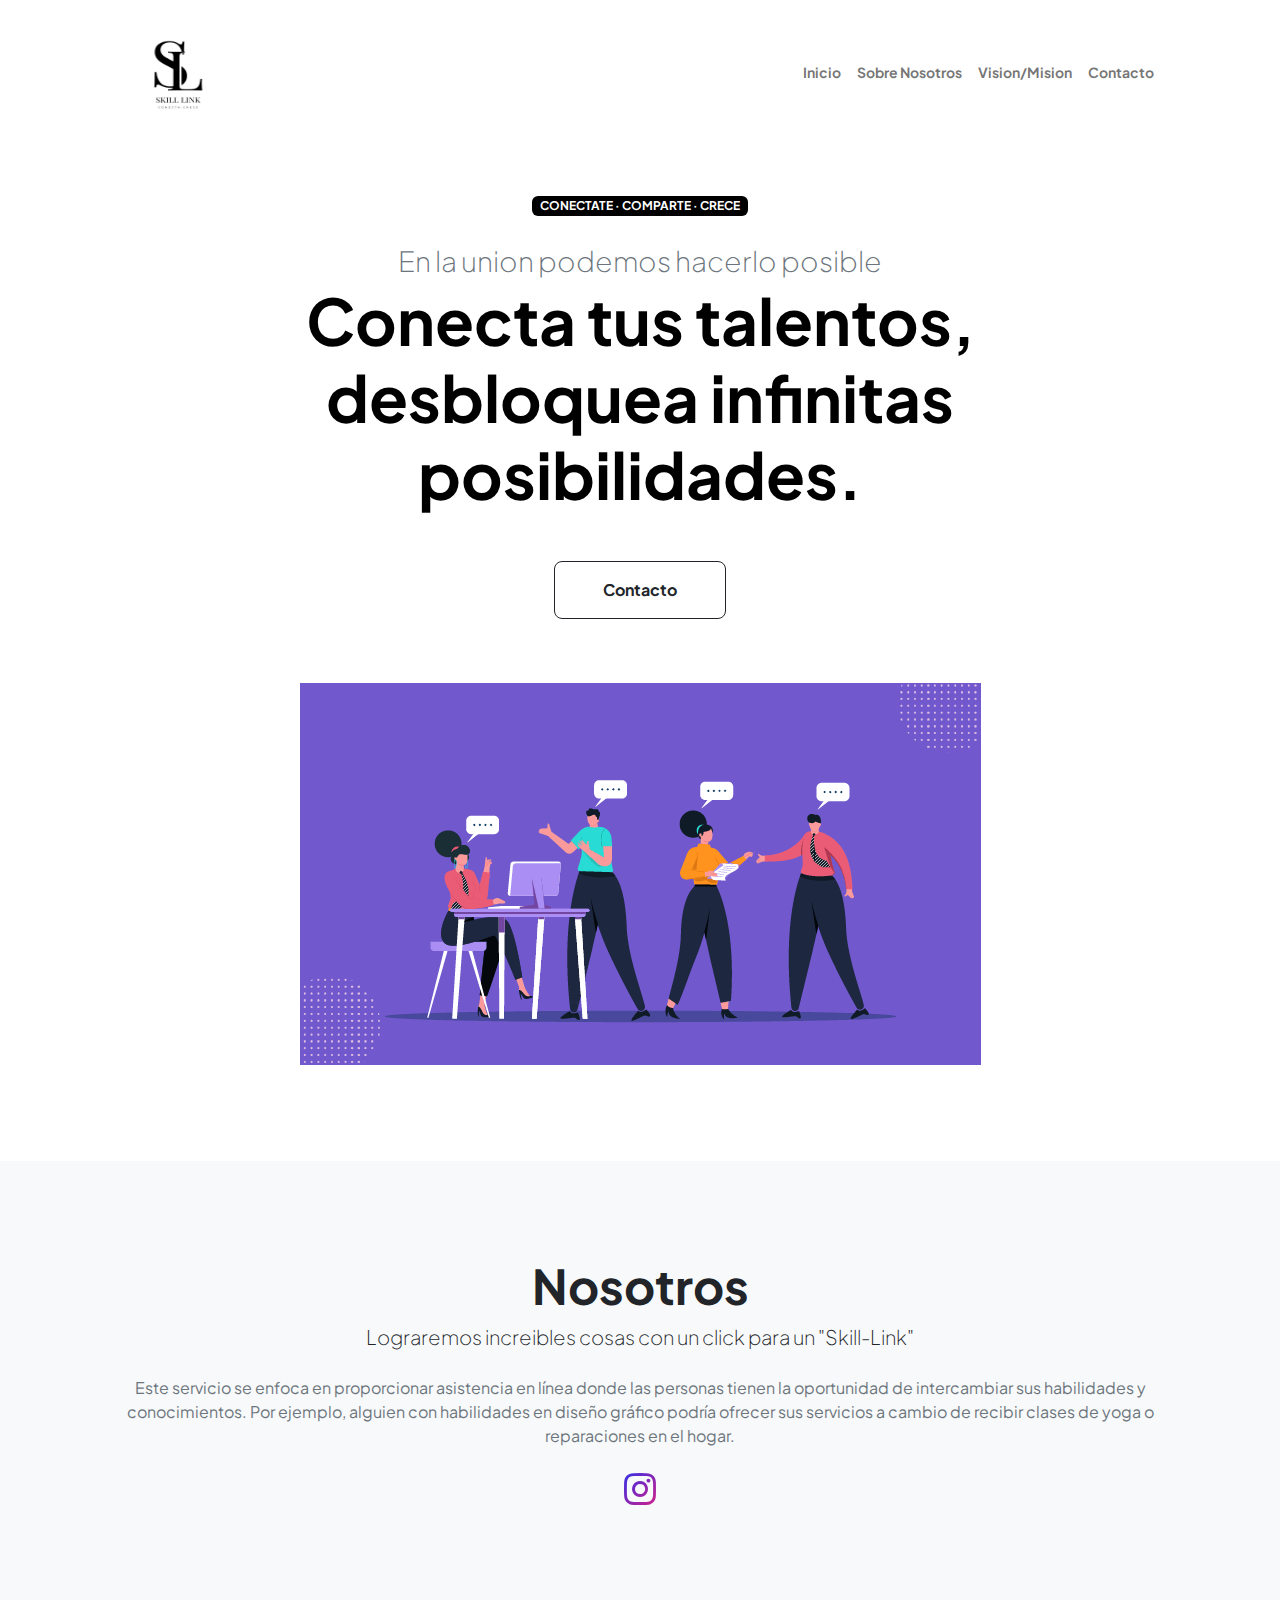
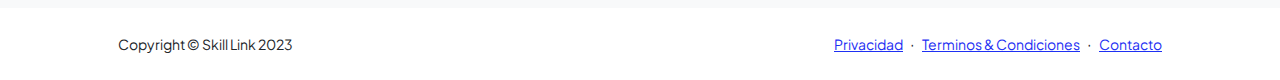
<file: index.html>
<!DOCTYPE html>
<html lang="en">
    <head>
        <meta charset="utf-8" />
        <meta name="viewport" content="width=device-width, initial-scale=1, shrink-to-fit=no" />
        <meta name="description" content="" />
        <meta name="author" content="" />
        <title>Skill Link</title>
        <!-- Favicon-->
        <link rel="icon" type="image/x-icon" href="assets/favicon.ico" />
        <!-- Custom Google font-->
        <link rel="preconnect" href="https://fonts.googleapis.com" />
        <link rel="preconnect" href="https://fonts.gstatic.com" crossorigin />
        <link href="https://fonts.googleapis.com/css2?family=Plus+Jakarta+Sans:wght@100;200;300;400;500;600;700;800;900&amp;display=swap" rel="stylesheet" />
        <!-- Bootstrap icons-->
        <link href="https://cdn.jsdelivr.net/npm/bootstrap-icons@1.8.1/font/bootstrap-icons.css" rel="stylesheet" />
        <!-- Core theme CSS (includes Bootstrap)-->
        <link href="css/styles.css" rel="stylesheet" />
    </head>
    <body class="d-flex flex-column h-100">
        <main class="flex-shrink-0">
            <!-- Navigation-->
            <nav class="navbar navbar-expand-lg navbar-light bg-white py-3">
                <div class="container px-5">
                    <a class="navbar-brand" href="index.html"><span class="fw-bolder text-primary">
                        <img src="./assets/logo.jpg" alt="skill-Logo" width="120" height="100" class="d-inline-block align-text-top">
                        </span><span class="text-primary">
                    </span></a>
                    <button class="navbar-toggler" type="button" data-bs-toggle="collapse" data-bs-target="#navbarSupportedContent" aria-controls="navbarSupportedContent" aria-expanded="false" aria-label="Toggle navigation"><span class="navbar-toggler-icon"></span></button>
                    <div class="collapse navbar-collapse" id="navbarSupportedContent">
                        <ul class="navbar-nav ms-auto mb-2 mb-lg-0 small fw-bolder">
                            <li class="nav-item"><a class="nav-link" href="index.html">Inicio</a></li>
                            <li class="nav-item"><a class="nav-link" href="resume.html">Sobre Nosotros</a></li>
                            <li class="nav-item"><a class="nav-link" href="vision-mision.html">Vision/Mision</a></li>
                            <li class="nav-item"><a class="nav-link" href="contact.html">Contacto</a></li>
                        </ul>
                    </div>
                </div>
            </nav>
            <!-- Header-->
            <header class="py-5">
                <div class="container px-5 pb-5">
                    <div class="row gx-5 align-items-center">
                        <div class="col-xxl-5">
                            <!-- Header text content-->
                            <div class="text-center text-xxl-start">
                                <div class="badge bg-gradient-primary-to-secondary text-white mb-4"><div class="text-uppercase">Conectate &middot; Comparte &middot; Crece</div></div>
                                <div class="fs-3 fw-light text-muted">En la union podemos hacerlo posible</div>
                                <h1 class="display-3 fw-bolder mb-5"><span class="text-black d-inline">Conecta tus talentos, desbloquea infinitas posibilidades.</span></h1>
                                <div class="d-grid gap-3 d-sm-flex justify-content-sm-center justify-content-xxl-start mb-3">
                                    <a class="btn btn-outline-dark btn-lg px-5 py-3 fs-6 fw-bolder" href="contact.html">Contacto</a>
                                </div>
                            </div>
                        </div>
                        <div class="col-xxl-7">
                            <!-- Header profile picture-->
                            <div class="d-flex justify-content-center mt-5 mt-xxl-0">
                                <div class="">
                                    <!-- TIP: For best results, use a photo with a transparent background like the demo example below-->
                                    <!-- Watch a tutorial on how to do this on YouTube (link)-->
                                    <img class="people" src="assets/Interpersonal_Skills-01-01-min.png" alt="..." />
                                    <div class="dots-1">
                                    </div>
                                </div>
                            </div>
                        </div>
                    </div>
                </div>
            </header>
            <!-- About Section-->
            <section class="bg-light py-5">
                <div class="container px-5">
                    <div class="row gx-5 justify-content-center">
                        <div class="col-xxl-8">
                            <div class="text-center my-5">
                                <h2 class="display-5 fw-bolder"><span class="d-inline">Nosotros</span></h2>
                                <p class="lead fw-light mb-4">Lograremos increibles cosas con un click para un "Skill-Link"</p>
                                <p class="text-muted">
                                    Este servicio se enfoca en proporcionar asistencia en línea donde las personas tienen la oportunidad de intercambiar sus habilidades y conocimientos. Por ejemplo, alguien con habilidades en diseño gráfico podría ofrecer sus servicios a cambio de recibir clases de yoga o reparaciones en el hogar.
                                </p>
                                <div class="d-flex justify-content-center fs-2 gap-4">
                                    <a class="text-gradient" href="https://www.instagram.com/skil.llink/" target="_blank"><i class="bi bi-instagram"></i></a>
                                </div>
                            </div>
                        </div>
                    </div>
                </div>
            </section>
        </main>
        <!-- Footer-->
        <footer class="bg-white py-4 mt-auto">
            <div class="container px-5">
                <div class="row align-items-center justify-content-between flex-column flex-sm-row">
                    <div class="col-auto"><div class="small m-0">Copyright &copy; Skill Link 2023</div></div>
                    <div class="col-auto">
                        <a class="small" href="#!">Privacidad</a>
                        <span class="mx-1">&middot;</span>
                        <a class="small" href="#!">Terminos &amp; Condiciones</a>
                        <span class="mx-1">&middot;</span>
                        <a class="small" href="contact.html">Contacto</a>
                    </div>
                </div>
            </div>
        </footer>
        <!-- Bootstrap core JS-->
        <script src="https://cdn.jsdelivr.net/npm/bootstrap@5.2.3/dist/js/bootstrap.bundle.min.js"></script>
        <!-- Core theme JS-->
        <script src="js/scripts.js"></script>
    </body>
</html>
</file>
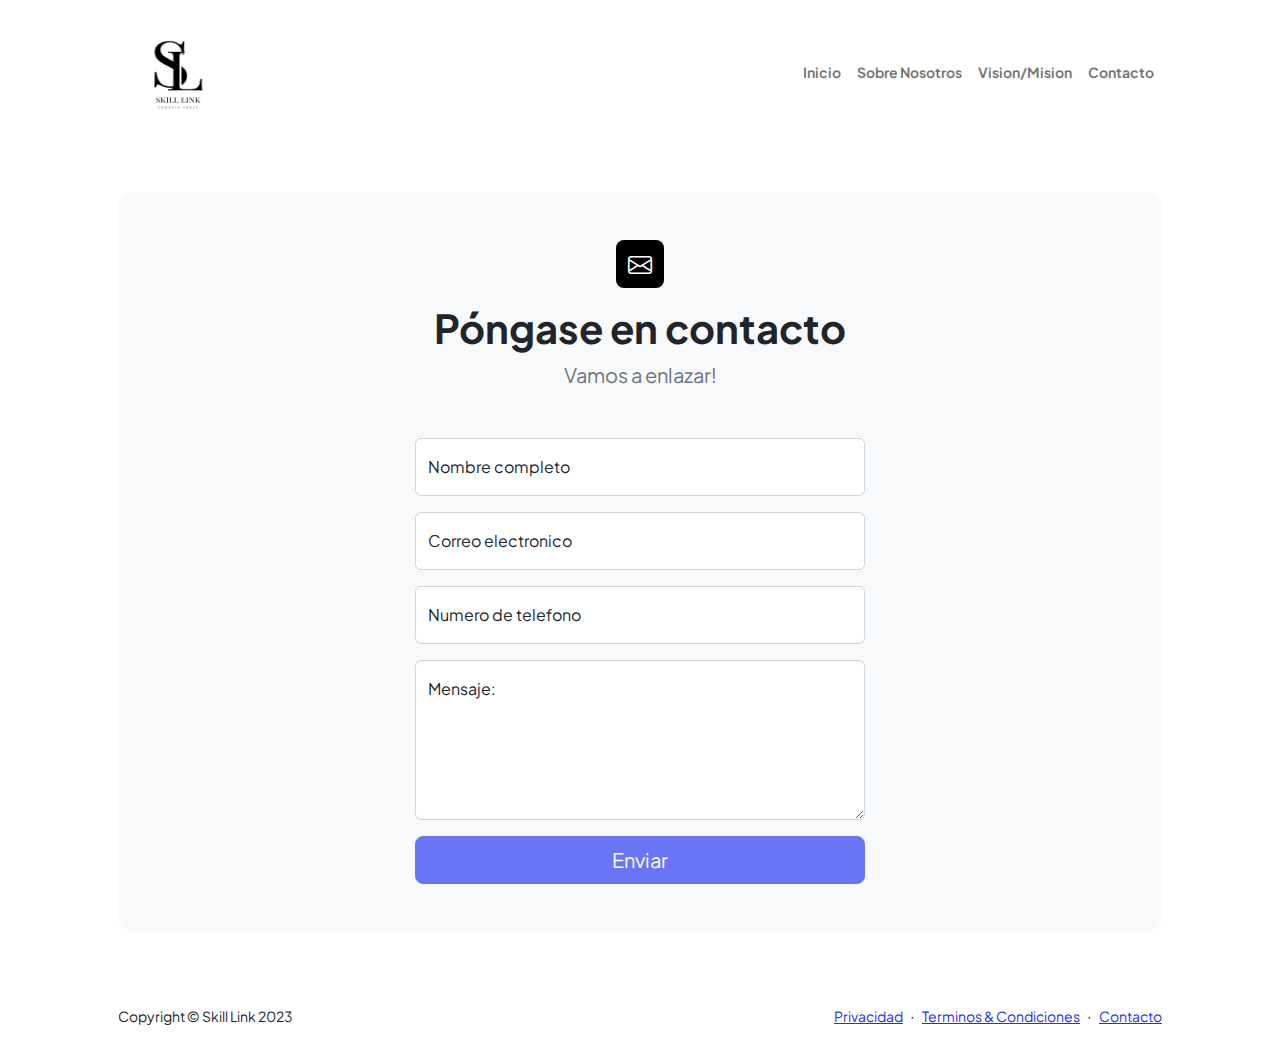
<file: contact.html>
<!DOCTYPE html>
<html lang="en">
    <head>
        <meta charset="utf-8" />
        <meta name="viewport" content="width=device-width, initial-scale=1, shrink-to-fit=no" />
        <meta name="description" content />
        <meta name="author" content />
        <title>Skill Link</title>
        <!-- Favicon-->
        <link rel="icon" type="image/x-icon" href="assets/favicon.ico" />
        <!-- Custom Google font-->
        <link rel="preconnect" href="https://fonts.googleapis.com" />
        <link rel="preconnect" href="https://fonts.gstatic.com" crossorigin />
        <link href="https://fonts.googleapis.com/css2?family=Plus+Jakarta+Sans:wght@100;200;300;400;500;600;700;800;900&amp;display=swap" rel="stylesheet" />
        <!-- Bootstrap icons-->
        <link href="https://cdn.jsdelivr.net/npm/bootstrap-icons@1.8.1/font/bootstrap-icons.css" rel="stylesheet" />
        <!-- Core theme CSS (includes Bootstrap)-->
        <link href="css/styles.css" rel="stylesheet" />
    </head>
    <body class="d-flex flex-column">
        <main class="flex-shrink-0">
            <!-- Navigation-->
            <nav class="navbar navbar-expand-lg navbar-light bg-white py-3">
                <div class="container px-5">
                    <a class="navbar-brand" href="index.html"><span class="fw-bolder text-primary">
                        <img src="./assets/logo.jpg" alt="skill-Logo" width="120" height="100" class="d-inline-block align-text-top">
                        </span><span class="text-primary">
                    </span></a>
                    <button class="navbar-toggler" type="button" data-bs-toggle="collapse" data-bs-target="#navbarSupportedContent" aria-controls="navbarSupportedContent" aria-expanded="false" aria-label="Toggle navigation"><span class="navbar-toggler-icon"></span></button>
                    <div class="collapse navbar-collapse" id="navbarSupportedContent">
                        <ul class="navbar-nav ms-auto mb-2 mb-lg-0 small fw-bolder">
                            <li class="nav-item"><a class="nav-link" href="index.html">Inicio</a></li>
                            <li class="nav-item"><a class="nav-link" href="resume.html">Sobre Nosotros</a></li>
                            <li class="nav-item"><a class="nav-link" href="vision-mision.html">Vision/Mision</a></li>
                            <li class="nav-item"><a class="nav-link" href="contact.html">Contacto</a></li>
                        </ul>
                    </div>
                </div>
            </nav>
            <!-- Page content-->
            <section class="py-5">
                <div class="container px-5">
                    <!-- Contact form-->
                    <div class="bg-light rounded-4 py-5 px-4 px-md-5">
                        <div class="text-center mb-5">
                            <div class="feature bg-primary bg-gradient-primary-to-secondary text-white rounded-3 mb-3"><i class="bi bi-envelope"></i></div>
                            <h1 class="fw-bolder">Póngase en contacto</h1>
                            <p class="lead fw-normal text-muted mb-0">Vamos a enlazar!</p>
                        </div>
                        <div class="row gx-5 justify-content-center">
                            <div class="col-lg-8 col-xl-6">
                                <form id="contactForm" data-sb-form-api-token="API_TOKEN">
                                    <!-- Name input-->
                                    <div class="form-floating mb-3">
                                        <input class="form-control" id="name" type="text" placeholder="Ingrese su nombre..." data-sb-validations="required" />
                                        <label for="name">Nombre completo</label>
                                        <div class="invalid-feedback" data-sb-feedback="name:required">El nombre es obligatorio.</div>
                                    </div>
                                    <!-- Email address input-->
                                    <div class="form-floating mb-3">
                                        <input class="form-control" id="email" type="email" placeholder="name@example.com" data-sb-validations="required,email" />
                                        <label for="email">Correo electronico</label>
                                        <div class="invalid-feedback" data-sb-feedback="email:required">Un Email es requerido.</div>
                                        <div class="invalid-feedback" data-sb-feedback="email:email">El Email no es valido.</div>
                                    </div>
                                    <!-- Phone number input-->
                                    <div class="form-floating mb-3">
                                        <input class="form-control" id="phone" type="tel" placeholder="(123) 456-7890" data-sb-validations="required" />
                                        <label for="phone">Numero de telefono</label>
                                        <div class="invalid-feedback" data-sb-feedback="phone:required">Un telefono es requerido.</div>
                                    </div>
                                    <!-- Message input-->
                                    <div class="form-floating mb-3">
                                        <textarea class="form-control" id="message" type="text" placeholder="Dejanos un mensaje..." style="height: 10rem" data-sb-validations="required"></textarea>
                                        <label for="message">Mensaje:</label>
                                        <div class="invalid-feedback" data-sb-feedback="message:required">El contenido del mensaje no puede ser vacio.</div>
                                    </div>
                        
                                    <div class="d-none" id="submitSuccessMessage">
                                        <div class="text-center mb-3">
                                            <div class="fw-bolder">Formulario enviado correctamente!</div>
                                            <br />
                                        </div>
                                    </div>
                                    <!-- Submit error message-->
                                    <!---->
                                    <!-- This is what your users will see when there is-->
                                    <!-- an error submitting the form-->
                                    <div class="d-none" id="submitErrorMessage"><div class="text-center text-danger mb-3">Error al enviar el mensaje!</div></div>
                                    <!-- Submit Button-->
                                    <div class="d-grid"><button class="btn btn-primary btn-lg disabled" id="submitButton" type="submit">Enviar</button></div>
                                </form>
                            </div>
                        </div>
                    </div>
                </div>
            </section>
        </main>
        <!-- Footer-->
        <footer class="bg-white py-4 mt-auto">
            <div class="container px-5">
                <div class="row align-items-center justify-content-between flex-column flex-sm-row">
                    <div class="col-auto"><div class="small m-0">Copyright &copy; Skill Link 2023</div></div>
                    <div class="col-auto">
                        <a class="small" href="#!">Privacidad</a>
                        <span class="mx-1">&middot;</span>
                        <a class="small" href="#!">Terminos &amp; Condiciones</a>
                        <span class="mx-1">&middot;</span>
                        <a class="small" href="contact.html">Contacto</a>
                    </div>
                </div>
            </div>
        </footer>
        <!-- Bootstrap core JS-->
        <script src="https://cdn.jsdelivr.net/npm/bootstrap@5.2.3/dist/js/bootstrap.bundle.min.js"></script>
        <!-- Core theme JS-->
        <script src="js/scripts.js"></script>
        <!-- * * * * * * * * * * * * * * * * * * * * * * * * * * * * * * * * * * * * * * * *-->
        <!-- * *                               SB Forms JS                               * *-->
        <!-- * * Activate your form at https://startbootstrap.com/solution/contact-forms * *-->
        <!-- * * * * * * * * * * * * * * * * * * * * * * * * * * * * * * * * * * * * * * * *-->
        <script src="https://cdn.startbootstrap.com/sb-forms-latest.js"></script>
    </body>
</html>
</file>
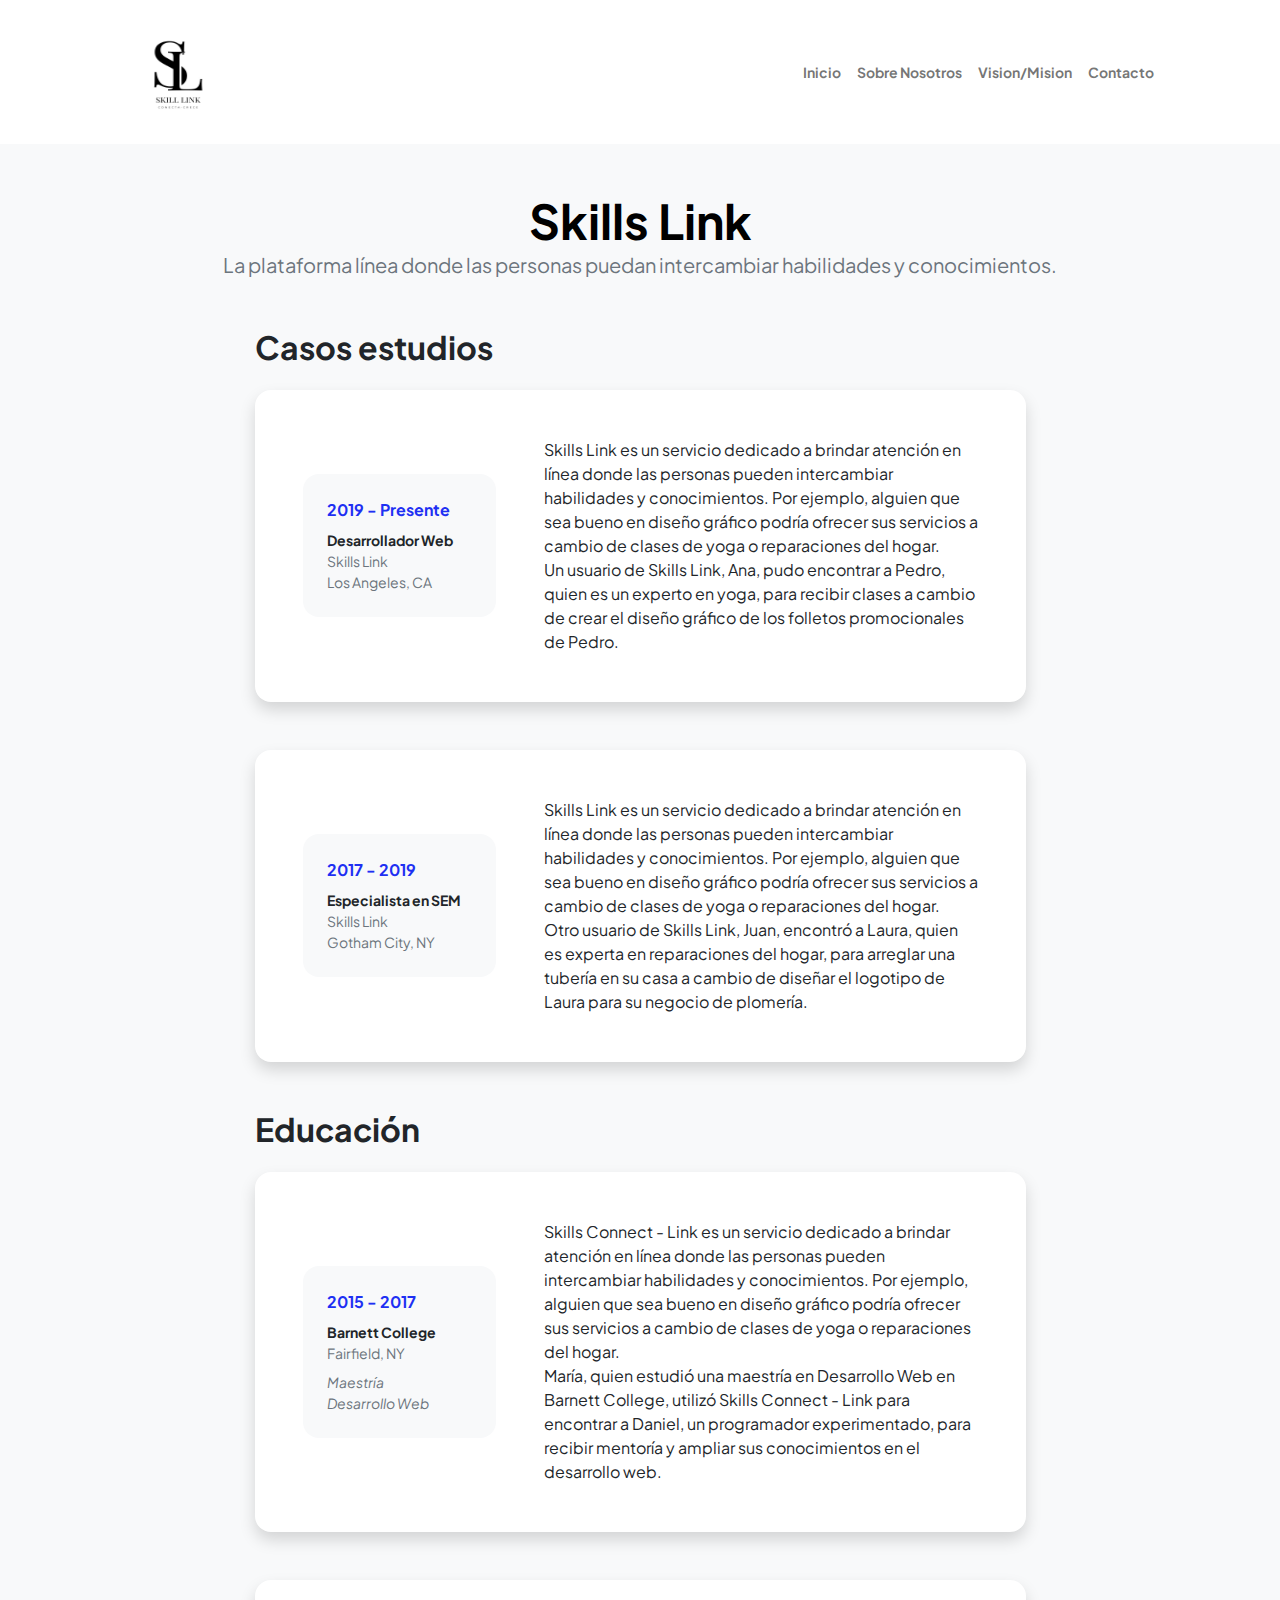
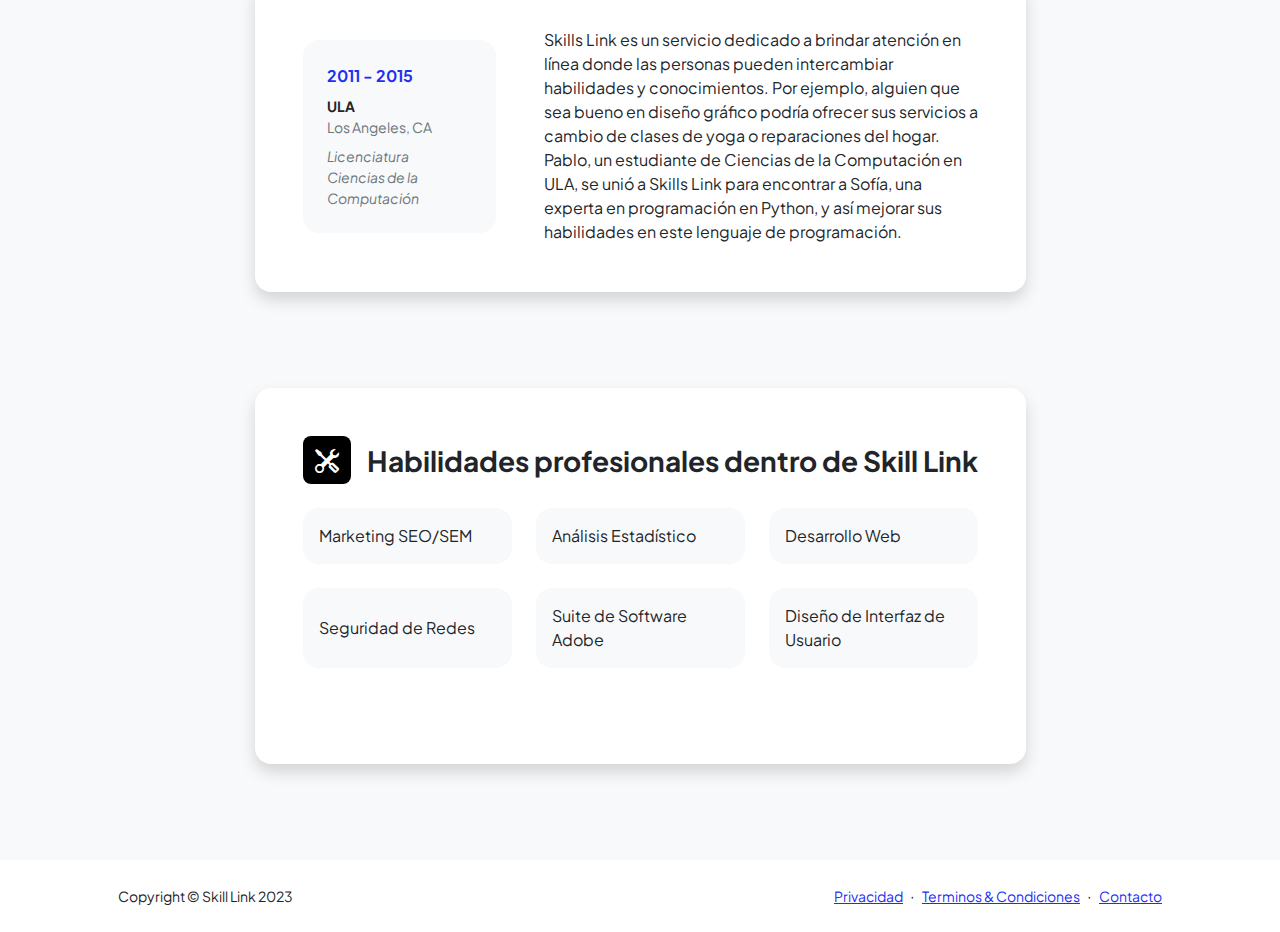
<file: resume.html>
<!DOCTYPE html>
<html lang="en">
    <head>
        <meta charset="utf-8" />
        <meta name="viewport" content="width=device-width, initial-scale=1, shrink-to-fit=no" />
        <meta name="description" content="" />
        <meta name="author" content="" />
        <title>Skill Link</title>
        <!-- Favicon-->
        <link rel="icon" type="image/x-icon" href="assets/favicon.ico" />
        <!-- Custom Google font-->
        <link rel="preconnect" href="https://fonts.googleapis.com" />
        <link rel="preconnect" href="https://fonts.gstatic.com" crossorigin />
        <link href="https://fonts.googleapis.com/css2?family=Plus+Jakarta+Sans:wght@100;200;300;400;500;600;700;800;900&amp;display=swap" rel="stylesheet" />
        <!-- Bootstrap icons-->
        <link href="https://cdn.jsdelivr.net/npm/bootstrap-icons@1.8.1/font/bootstrap-icons.css" rel="stylesheet" />
        <!-- Core theme CSS (includes Bootstrap)-->
        <link href="css/styles.css" rel="stylesheet" />
    </head>
    <body class="d-flex flex-column h-100 bg-light">
        <main class="flex-shrink-0">
            <!-- Navigation-->
            <nav class="navbar navbar-expand-lg navbar-light bg-white py-3">
                <div class="container px-5">
                    <a class="navbar-brand" href="index.html"><span class="fw-bolder text-primary">
                        <img src="./assets/logo.jpg" alt="skill-Logo" width="120" height="100" class="d-inline-block align-text-top">
                        </span><span class="text-primary">
                    </span></a>
                    <button class="navbar-toggler" type="button" data-bs-toggle="collapse" data-bs-target="#navbarSupportedContent" aria-controls="navbarSupportedContent" aria-expanded="false" aria-label="Toggle navigation"><span class="navbar-toggler-icon"></span></button>
                    <div class="collapse navbar-collapse" id="navbarSupportedContent">
                        <ul class="navbar-nav ms-auto mb-2 mb-lg-0 small fw-bolder">
                            <li class="nav-item"><a class="nav-link" href="index.html">Inicio</a></li>
                            <li class="nav-item"><a class="nav-link" href="resume.html">Sobre Nosotros</a></li>
                            <li class="nav-item"><a class="nav-link" href="vision-mision.html">Vision/Mision</a></li>
                            <li class="nav-item"><a class="nav-link" href="contact.html">Contacto</a></li>
                        </ul>
                    </div>
                </div>
            </nav>
            <!-- Page Content-->
            <div class="container px-5 my-5">
                <div class="text-center mb-5">
                    <h1 class="display-5 fw-bolder mb-0"><span class="text-black d-inline">Skills Link</span></h1>
                    <p class="lead fw-normal text-muted mb-0">La plataforma línea donde las personas puedan intercambiar habilidades y conocimientos.</p>
                </div>
                <div class="row gx-5 justify-content-center">
                    <div class="col-lg-11 col-xl-9 col-xxl-8">
                        <!-- Experience Section-->
                        <section>
                            <div class="d-flex align-items-center justify-content-between mb-4">
                                <h2 class="fw-bolder mb-0">Casos estudios</h2>
                                <!-- Botón de descarga de currículum-->
                                <!-- Nota: Establece el enlace href a un archivo PDF dentro de tu proyecto-->
                            </div>
                            <!-- Experiencia - Tarjeta 1-->
                            <div class="card shadow border-0 rounded-4 mb-5">
                                <div class="card-body p-5">
                                    <div class="row align-items-center gx-5">
                                        <div class="col text-center text-lg-start mb-4 mb-lg-0">
                                            <div class="bg-light p-4 rounded-4">
                                                <div class="text-primary fw-bolder mb-2">2019 - Presente</div>
                                                <div class="small fw-bolder">Desarrollador Web</div>
                                                <div class="small text-muted">Skills Link</div>
                                                <div class="small text-muted">Los Angeles, CA</div>
                                            </div>
                                        </div>
                                        <div class="col-lg-8">
                                            <div>Skills Link es un servicio dedicado a brindar atención en línea donde las personas pueden intercambiar habilidades y conocimientos. Por ejemplo, alguien que sea bueno en diseño gráfico podría ofrecer sus servicios a cambio de clases de yoga o reparaciones del hogar.</div>
                                            <div>Un usuario de Skills Link, Ana, pudo encontrar a Pedro, quien es un experto en yoga, para recibir clases a cambio de crear el diseño gráfico de los folletos promocionales de Pedro.</div>
                                        </div>
                                    </div>
                                </div>
                            </div>
                            <!-- Experiencia - Tarjeta 2-->
                            <div class="card shadow border-0 rounded-4 mb-5">
                                <div class="card-body p-5">
                                    <div class="row align-items-center gx-5">
                                        <div class="col text-center text-lg-start mb-4 mb-lg-0">
                                            <div class="bg-light p-4 rounded-4">
                                                <div class="text-primary fw-bolder mb-2">2017 - 2019</div>
                                                <div class="small fw-bolder">Especialista en SEM</div>
                                                <div class="small text-muted">Skills Link</div>
                                                <div class="small text-muted">Gotham City, NY</div>
                                            </div>
                                        </div>
                                        <div class="col-lg-8">
                                            <div>Skills Link es un servicio dedicado a brindar atención en línea donde las personas pueden intercambiar habilidades y conocimientos. Por ejemplo, alguien que sea bueno en diseño gráfico podría ofrecer sus servicios a cambio de clases de yoga o reparaciones del hogar.</div>
                                            <div>Otro usuario de Skills Link, Juan, encontró a Laura, quien es experta en reparaciones del hogar, para arreglar una tubería en su casa a cambio de diseñar el logotipo de Laura para su negocio de plomería.</div>
                                        </div>
                                    </div>
                                </div>
                            </div>
                        </section>
                        <!-- Sección de Educación-->
                        <section>
                            <h2 class="fw-bolder mb-4">Educación</h2>
                            <!-- Educación - Tarjeta 1-->
                            <div class="card shadow border-0 rounded-4 mb-5">
                                <div class="card-body p-5">
                                    <div class="row align-items-center gx-5">
                                        <div class="col text-center text-lg-start mb-4 mb-lg-0">
                                            <div class="bg-light p-4 rounded-4">
                                                <div class="text-primary fw-bolder mb-2">2015 - 2017</div>
                                                <div class="mb-2">
                                                    <div class="small fw-bolder">Barnett College</div>
                                                    <div class="small text-muted">Fairfield, NY</div>
                                                </div>
                                                <div class="fst-italic">
                                                    <div class="small text-muted">Maestría</div>
                                                    <div class="small text-muted">Desarrollo Web</div>
                                                </div>
                                            </div>
                                        </div>
                                        <div class="col-lg-8">
                                            <div>Skills Connect - Link es un servicio dedicado a brindar atención en línea donde las personas pueden intercambiar habilidades y conocimientos. Por ejemplo, alguien que sea bueno en diseño gráfico podría ofrecer sus servicios a cambio de clases de yoga o reparaciones del hogar.</div>
                                            <div>María, quien estudió una maestría en Desarrollo Web en Barnett College, utilizó Skills Connect - Link para encontrar a Daniel, un programador experimentado, para recibir mentoría y ampliar sus conocimientos en el desarrollo web.</div>
                                        </div>
                                    </div>
                                </div>
                            </div>
                            <!-- Educación - Tarjeta 2-->
                            <div class="card shadow border-0 rounded-4 mb-5">
                                <div class="card-body p-5">
                                    <div class="row align-items-center gx-5">
                                        <div class="col text-center text-lg-start mb-4 mb-lg-0">
                                            <div class="bg-light p-4 rounded-4">
                                                <div class="text-primary fw-bolder mb-2">2011 - 2015</div>
                                                <div class="mb-2">
                                                    <div class="small fw-bolder">ULA</div>
                                                    <div class="small text-muted">Los Angeles, CA</div>
                                                </div>
                                                <div class="fst-italic">
                                                    <div class="small text-muted">Licenciatura</div>
                                                    <div class="small text-muted">Ciencias de la Computación</div>
                                                </div>
                                            </div>
                                        </div>
                                        <div class="col-lg-8">
                                            <div>Skills Link es un servicio dedicado a brindar atención en línea donde las personas pueden intercambiar habilidades y conocimientos. Por ejemplo, alguien que sea bueno en diseño gráfico podría ofrecer sus servicios a cambio de clases de yoga o reparaciones del hogar.</div>
                                            <div>Pablo, un estudiante de Ciencias de la Computación en ULA, se unió a Skills Link para encontrar a Sofía, una experta en programación en Python, y así mejorar sus habilidades en este lenguaje de programación.</div>
                                        </div>
                                    </div>
                                </div>
                            </div>
                        </section>
                        <!-- Separador-->
                        <div class="pb-5"></div>
                        <!-- Sección de Habilidades-->
                        <section>
                            <!-- Tarjeta de Conjunto de Habilidades-->
                            <div class="card shadow border-0 rounded-4 mb-5">
                                <div class="card-body p-5">
                                    <!-- Lista de habilidades profesionales-->
                                    <div class="mb-5">
                                        <div class="d-flex align-items-center mb-4">
                                            <div class="feature bg-primary bg-gradient-primary-to-secondary text-white rounded-3 me-3"><i class="bi bi-tools"></i></div>
                                            <h3 class="fw-bolder mb-0"><span class="d-inline">Habilidades profesionales dentro de Skill Link</span></h3>
                                        </div>
                    
                                        <div class="row row-cols-1 row-cols-md-3 mb-4">
                                            <div class="col mb-4 mb-md-0"><div class="d-flex align-items-center bg-light rounded-4 p-3 h-100">Marketing SEO/SEM</div></div>
                                            <div class="col mb-4 mb-md-0"><div class="d-flex align-items-center bg-light rounded-4 p-3 h-100">Análisis Estadístico</div></div>
                                            <div class="col"><div class="d-flex align-items-center bg-light rounded-4 p-3 h-100">Desarrollo Web</div></div>
                                        </div>
                                        <div class="row row-cols-1 row-cols-md-3">
                                            <div class="col mb-4 mb-md-0"><div class="d-flex align-items-center bg-light rounded-4 p-3 h-100">Seguridad de Redes</div></div>
                                            <div class="col mb-4 mb-md-0"><div class="d-flex align-items-center bg-light rounded-4 p-3 h-100">Suite de Software Adobe</div></div>
                                            <div class="col"><div class="d-flex align-items-center bg-light rounded-4 p-3 h-100">Diseño de Interfaz de Usuario</div></div>
                                        </div>
                                    </div>
                                </div>
                            </div>
                        </section>
                    </div>
                </div>
            </div>            
        </main>
        <!-- Footer-->
        <footer class="bg-white py-4 mt-auto">
            <div class="container px-5">
                <div class="row align-items-center justify-content-between flex-column flex-sm-row">
                    <div class="col-auto"><div class="small m-0">Copyright &copy; Skill Link 2023</div></div>
                    <div class="col-auto">
                        <a class="small" href="#!">Privacidad</a>
                        <span class="mx-1">&middot;</span>
                        <a class="small" href="#!">Terminos &amp; Condiciones</a>
                        <span class="mx-1">&middot;</span>
                        <a class="small" href="contact.html">Contacto</a>
                    </div>
                </div>
            </div>
        </footer>
        <!-- Bootstrap core JS-->
        <script src="https://cdn.jsdelivr.net/npm/bootstrap@5.2.3/dist/js/bootstrap.bundle.min.js"></script>
        <!-- Core theme JS-->
        <script src="js/scripts.js"></script>
    </body>
</html>
</file>
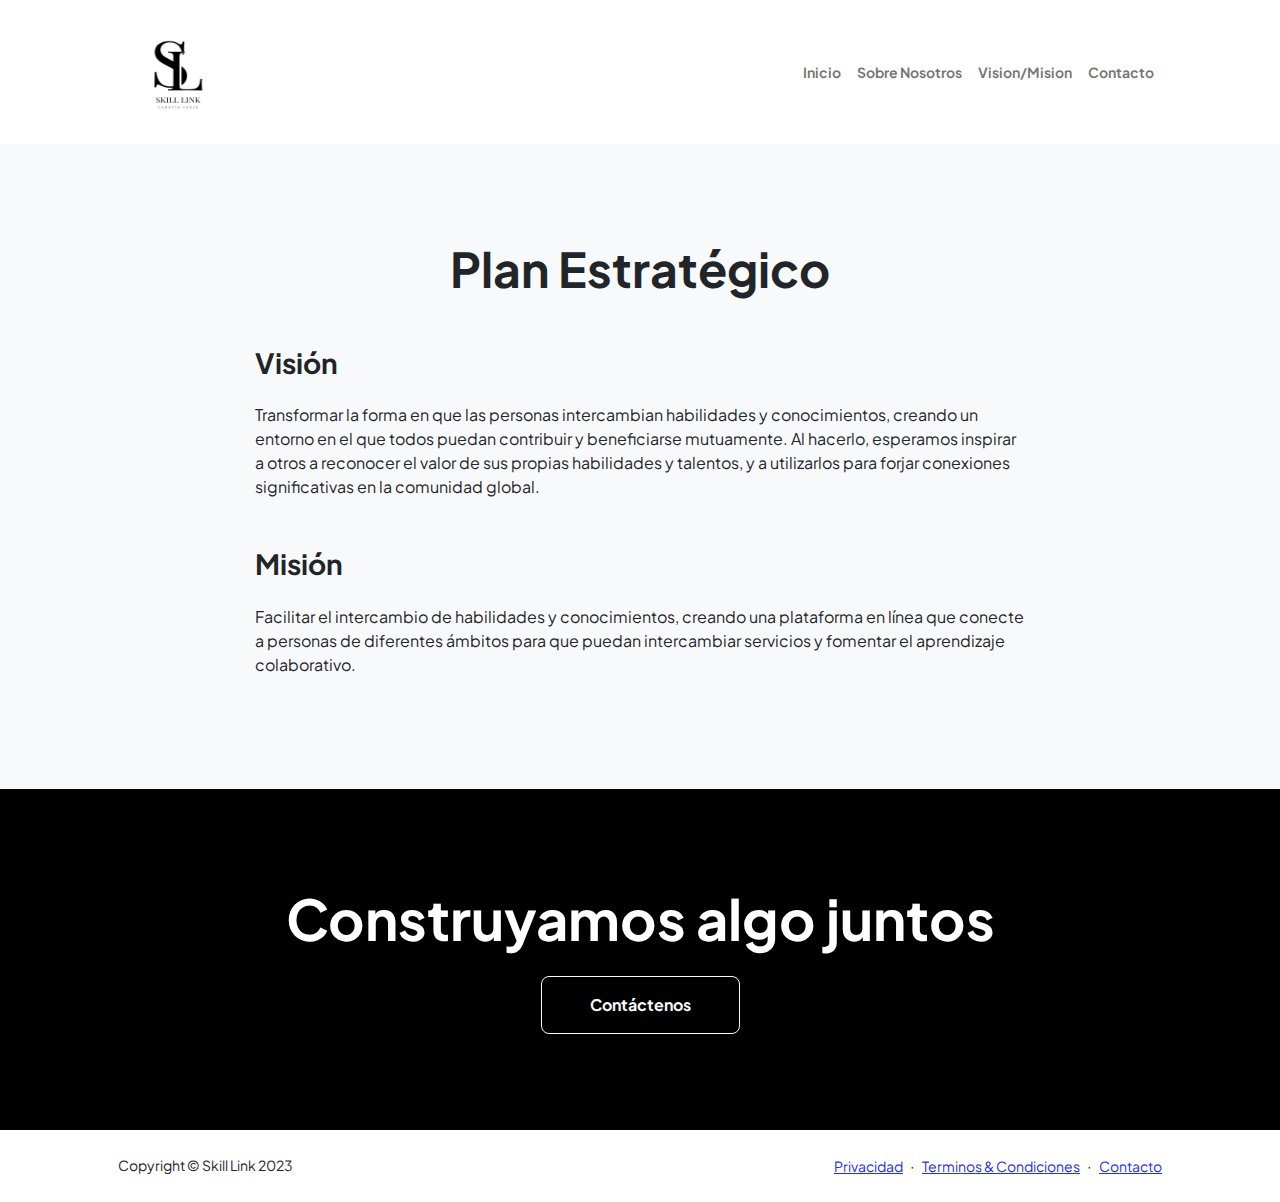
<file: vision-mision.html>
<!DOCTYPE html>
<html lang="en">
    <head>
        <meta charset="utf-8" />
        <meta name="viewport" content="width=device-width, initial-scale=1, shrink-to-fit=no" />
        <meta name="description" content="" />
        <meta name="author" content="" />
        <title>Skill Link</title>
        <!-- Favicon-->
        <link rel="icon" type="image/x-icon" href="assets/favicon.ico" />
        <!-- Custom Google font-->
        <link rel="preconnect" href="https://fonts.googleapis.com" />
        <link rel="preconnect" href="https://fonts.gstatic.com" crossorigin />
        <link href="https://fonts.googleapis.com/css2?family=Plus+Jakarta+Sans:wght@100;200;300;400;500;600;700;800;900&amp;display=swap" rel="stylesheet" />
        <!-- Bootstrap icons-->
        <link href="https://cdn.jsdelivr.net/npm/bootstrap-icons@1.8.1/font/bootstrap-icons.css" rel="stylesheet" />
        <!-- Core theme CSS (includes Bootstrap)-->
        <link href="css/styles.css" rel="stylesheet" />
    </head>
    <body class="d-flex flex-column h-100 bg-light">
        <main class="flex-shrink-0">
            <!-- Navigation-->
            <nav class="navbar navbar-expand-lg navbar-light bg-white py-3">
                <div class="container px-5">
                    <a class="navbar-brand" href="index.html"><span class="fw-bolder text-primary">
                        <img src="./assets/logo.jpg" alt="skill-Logo" width="120" height="100" class="d-inline-block align-text-top">
                        </span><span class="text-primary">
                    </span></a>
                    <button class="navbar-toggler" type="button" data-bs-toggle="collapse" data-bs-target="#navbarSupportedContent" aria-controls="navbarSupportedContent" aria-expanded="false" aria-label="Toggle navigation"><span class="navbar-toggler-icon"></span></button>
                    <div class="collapse navbar-collapse" id="navbarSupportedContent">
                        <ul class="navbar-nav ms-auto mb-2 mb-lg-0 small fw-bolder">
                            <li class="nav-item"><a class="nav-link" href="index.html">Inicio</a></li>
                            <li class="nav-item"><a class="nav-link" href="resume.html">Sobre Nosotros</a></li>
                            <li class="nav-item"><a class="nav-link" href="vision-mision.html">Vision/Mision</a></li>
                            <li class="nav-item"><a class="nav-link" href="contact.html">Contacto</a></li>
                        </ul>
                    </div>
                </div>
            </nav>
            <!-- Projects Section-->
            <section class="py-5">
                <div class="container px-5 my-5">
                    <div class="row gx-5 justify-content-center">
                        <div class="col-lg-11 col-xl-9 col-xxl-8">
                            <!-- Plan Estratégico Section -->
                            <section>
                                <div class="text-center mb-5">
                                    <h2 class="display-5 fw-bolder mb-0"><span class="d-inline">Plan Estratégico</span></h2>
                                </div>
                                <!-- Visión -->
                                <div class="mb-5">
                                    <h3 class="fw-bolder mb-4">Visión</h3>
                                    <p>Transformar la forma en que las personas intercambian habilidades y conocimientos, creando un entorno en el que todos puedan contribuir y beneficiarse mutuamente. Al hacerlo, esperamos inspirar a otros a reconocer el valor de sus propias habilidades y talentos, y a utilizarlos para forjar conexiones significativas en la comunidad global.</p>
                                </div>
                                <!-- Misión -->
                                <div>
                                    <h3 class="fw-bolder mb-4">Misión</h3>
                                    <p>Facilitar el intercambio de habilidades y conocimientos, creando una plataforma en línea que conecte a personas de diferentes ámbitos para que puedan intercambiar servicios y fomentar el aprendizaje colaborativo.</p>
                                </div>
                            </section>
                        </div>
                    </div>
                </div>
                
            </section>
            <!-- Call to action section-->
            <section class="py-5 bg-gradient-primary-to-secondary text-white">
                <div class="container px-5 my-5">
                    <div class="text-center">
                        <h2 class="display-4 fw-bolder mb-4">Construyamos algo juntos</h2>
                        <a class="btn btn-outline-light btn-lg px-5 py-3 fs-6 fw-bolder" href="contact.html">Contáctenos</a>
                    </div>
                </div>
            </section>
        </main>
        <!-- Footer-->
        <footer class="bg-white py-4 mt-auto">
            <div class="container px-5">
                <div class="row align-items-center justify-content-between flex-column flex-sm-row">
                    <div class="col-auto"><div class="small m-0">Copyright &copy; Skill Link 2023</div></div>
                    <div class="col-auto">
                        <a class="small" href="#!">Privacidad</a>
                        <span class="mx-1">&middot;</span>
                        <a class="small" href="#!">Terminos &amp; Condiciones</a>
                        <span class="mx-1">&middot;</span>
                        <a class="small" href="contact.html">Contacto</a>
                    </div>
                </div>
            </div>
        </footer>
        <!-- Bootstrap core JS-->
        <script src="https://cdn.jsdelivr.net/npm/bootstrap@5.2.3/dist/js/bootstrap.bundle.min.js"></script>
        <!-- Core theme JS-->
        <script src="js/scripts.js"></script>
    </body>
</html>
</file>
